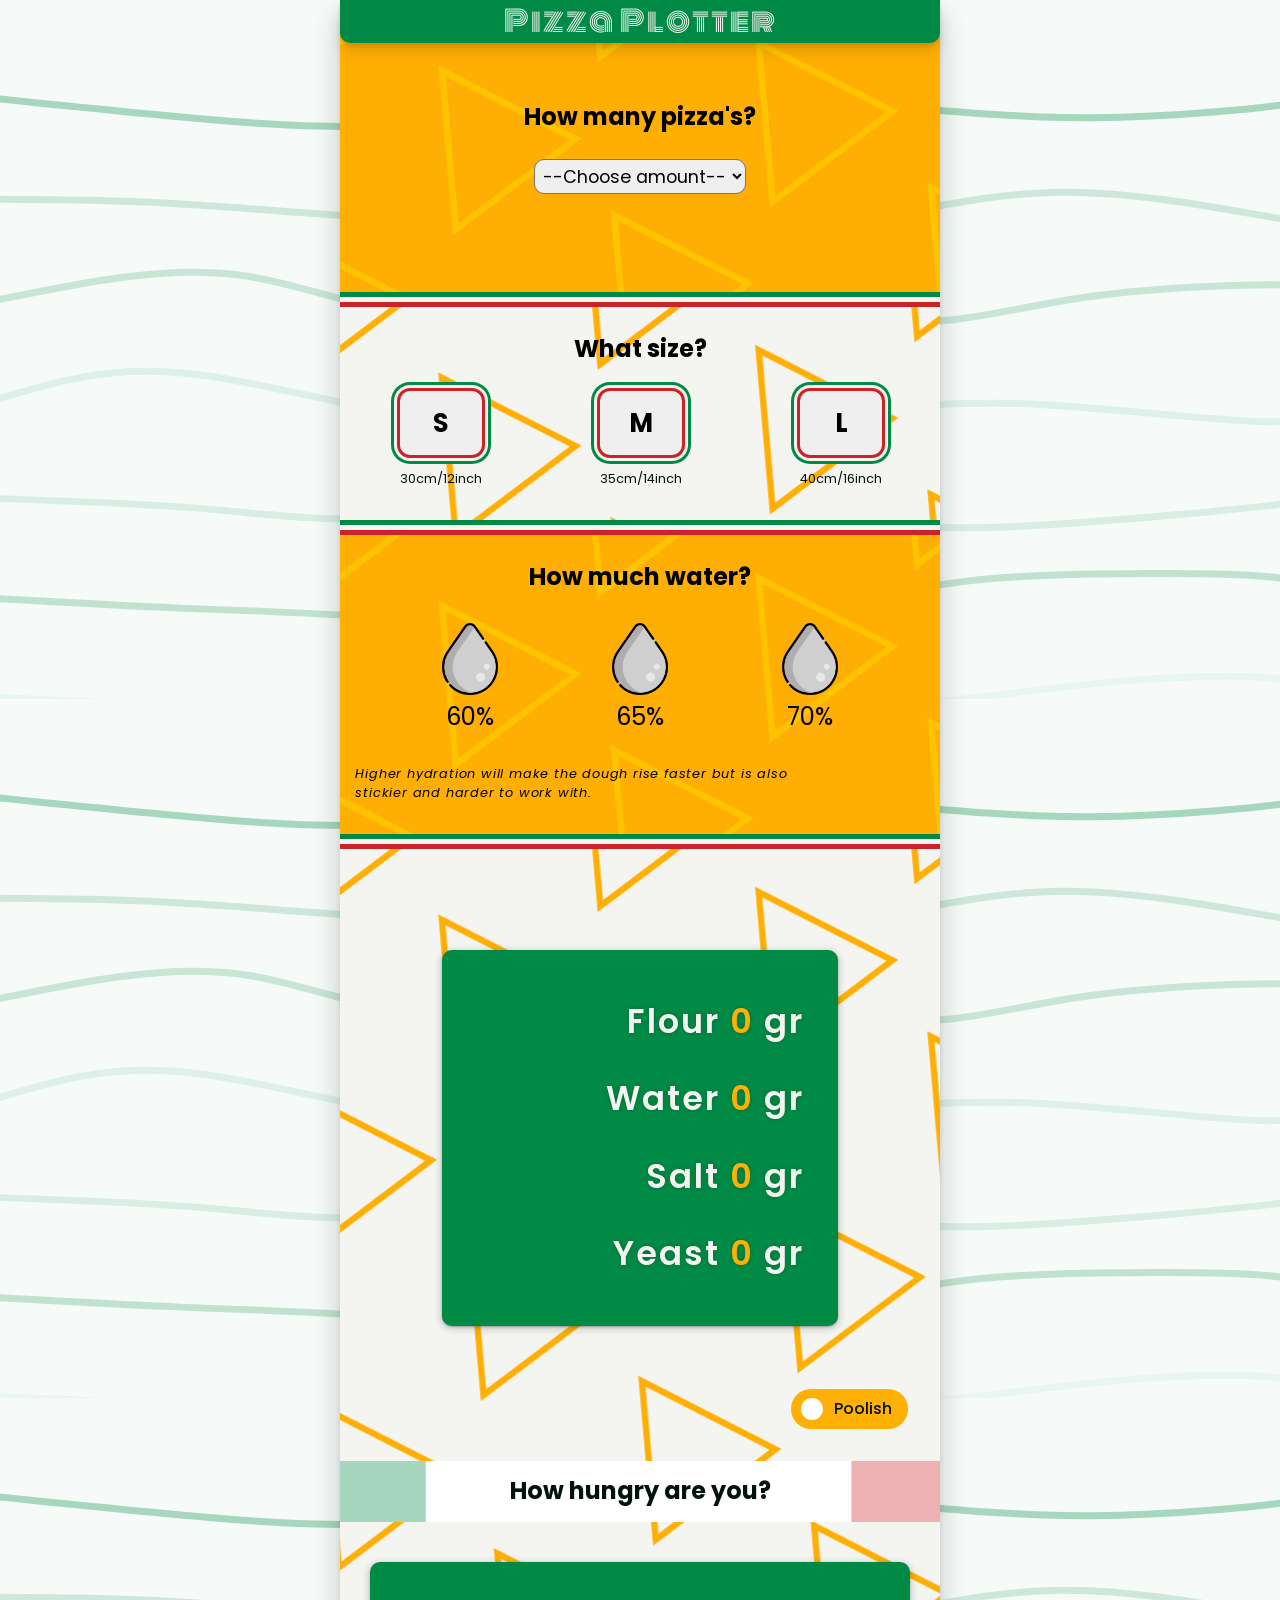
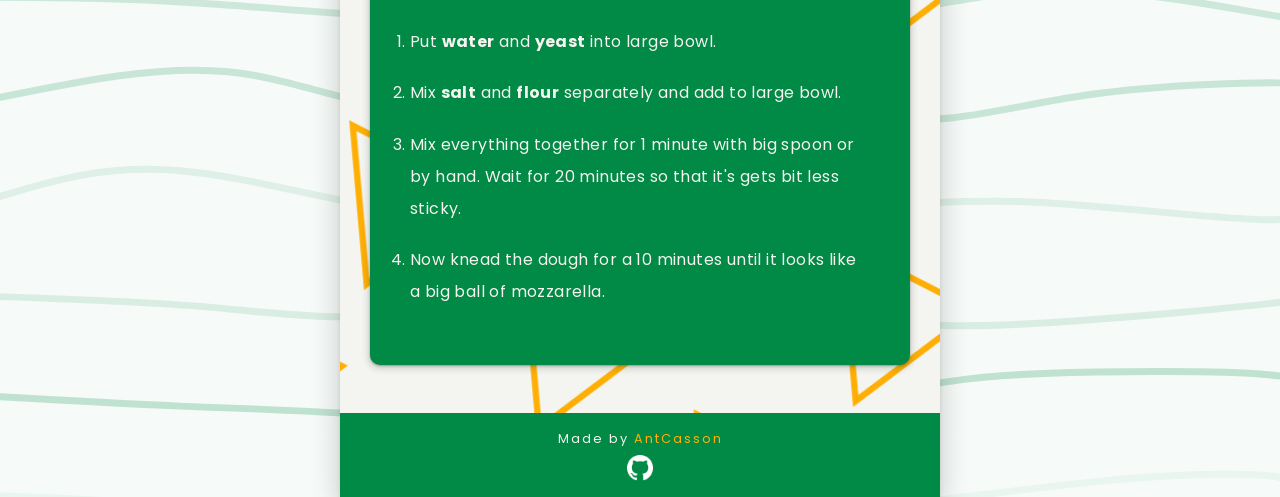
<file: index.html>
<!DOCTYPE html>
<html lang="en">

<head>
    <meta charset="UTF-8">
    <meta http-equiv="X-UA-Compatible" content="IE=edge">
    <meta name="viewport" content="width=device-width, initial-scale=1.0">
    <meta name="theme-color" content="#ffb005">
    <link rel="apple-touch-icon" sizes="180x180" href="./images/favicon/apple-touch-icon.png">
    <link rel="icon" type="image/png" sizes="32x32" href="./images/favicon/favicon-32x32.png">
    <link rel="icon" type="image/png" sizes="16x16" href="./images/favicon/favicon-16x16.png">
    <link rel="manifest" href="./images/favicon/site.webmanifest">
    <link rel="preconnect" href="https://fonts.googleapis.com">
    <link rel="preconnect" href="https://fonts.gstatic.com" crossorigin>
    <link href="https://fonts.googleapis.com/css2?family=Monoton&family=Poppins:wght@400;500;700&display=swap"
        rel="stylesheet">
    <link rel="stylesheet" href="style.css">
    <title>PizzaPlotter</title>
</head>

<body>
    <main class="main-wrapper">

        <header>
            <section class="section__hero">
                <h1 class="header__title-logo">Pizza Plotter</h1>
                <div class="hero-wrapper">
                    <p class="question">How many pizza's?</p>
                    <label for="pizza-select"></label>
                    <select name="pets" id="pizza-select" class="pizza-select">
                        <option value="">--Choose amount--</option>
                        <option value="1">1</option>
                        <option value="2">2</option>
                        <option value="3">3</option>
                        <option value="4">4</option>
                    </select>
                </div>
                <div id="pie-count-display" class="pie-amount"></div>
            </section>
        </header>

        <div class="flag">
            <div class="green"></div>
            <div class="white"></div>
            <div class="red"></div>
        </div>

        <section class="section__what-size">
            <p class="question">What size?</p>
            <div class="size-cards">
                <div class="size-card">
                    <button class="btn-size" id="pizza-s">S</button>
                    <p>30cm/12inch</p>
                </div>
                <div class="size-card">
                    <button class="btn-size" id="pizza-m">
                        M</button>
                    <p>35cm/14inch</p>
                </div>
                <div class="size-card">
                    <button class="btn-size" id="pizza-l">
                        L</button>
                    <p>40cm/16inch</p>
                </div>
            </div>
        </section>

        <div class="flag">
            <div class="green"></div>
            <div class="white"></div>
            <div class="red"></div>
        </div>

        <section class="section__hydration">
            <div class="section__hydration--wrapper">
                <p class="question">How much water?</p>
                <div class="water-icons">
                    <div class="water-icon">
                        <button id="water-60" class="water-drop"></button>
                        <p class="water-percentage">60%</p>
                    </div>
                    <div class="water-icon">
                        <button id="water-65" class="water-drop"></button>
                        <p class="water-percentage">65%</p>
                    </div>
                    <div class="water-icon">
                        <button id="water-70" class="water-drop"></button>
                        <p class="water-percentage">70%</p>
                    </div>
                </div>
            </div>
            <p class="hydration-info">Higher hydration will make the dough rise
                faster but is also stickier and harder to work with.
            </p>
        </section>

        <div class="flag">
            <div class="green"></div>
            <div class="white"></div>
            <div class="red"></div>
        </div>

        <section class="section__total">
            <div class="recipe-total" id="recipe">
                <p id="flour-p" class="flour">Flour
                    <span id="flour-weight">0</span> gr</p>
                <p id="water-p" class="water">Water
                    <span id="water-weight">0</span> gr</p>
                <p id="salt-p" class="salt">Salt
                    <span id="salt-weight">0</span> gr</p>
                <p id="yeast-p" class="yeast">Yeast
                    <span id="yeast-weight">0</span> gr</p>
            </div>

            <div class="poolish-div">
                <input type="checkbox" id="poolish" name="poolish" />
                <label class="poolish" for="poolish">Poolish</label>
            </div>

            <div class="recipe-title-div">
                <h2 class="recipe-title" id="recipe-title">
                    How hungry are you?
                </h2>
            </div>

            <ol id="dough-steps" class="dough-steps">
                <p class="poolish-recipe hide"></p>
                <li>Put <span>water</span> and <span id="yeast-or-poolish">yeast</span> into large bowl.</li>
                <li>Mix <span>salt</span> and <span>flour</span> separately and add to large bowl.</li>
                <li>Mix everything together for 1 minute with big spoon or by hand. Wait for 20 minutes so that it's
                    gets bit less sticky.
                </li>
                <li>Now knead the dough for a 10 minutes until it looks like a big ball of mozzarella.</li>
            </ol>

        </section>

        <footer>
            <p>
                Made by <span>AntCasson</span>
            </p>
            <a href="https://github.com/AntCasson"><img src="./images/GitHub.png" alt="github logo"> </a>
        </footer>
    </main>
</body>

<script type="text/javascript" src="./index.js"></script>

</html>
</file>
<file: style.css>
/* Box sizing rules */
*,
*::before,
*::after {
  box-sizing: border-box;
}

/* Remove default margin */
body,
h1,
h2,
h3,
h4,
p,
figure,
blockquote,
dl,
dd {
  margin: 0;
}

/* Remove list styles on ul, ol elements with a list role, which suggests default styling will be removed */
ul[role="list"],
ol[role="list"] {
  list-style: none;
}

/* Set core root defaults */
html:focus-within {
  scroll-behavior: smooth;
}

/* Set core body defaults */
body {
  min-height: 100vh;
  text-rendering: optimizeSpeed;
  line-height: 1.5;
}

/* A elements that don't have a class get default styles */
a:not([class]) {
  text-decoration-skip-ink: auto;
}

/* Make images easier to work with */
img,
picture {
  max-width: 100%;
  display: block;
}

/* Inherit fonts for inputs and buttons */
input,
button,
textarea,
select {
  font: inherit;
}

/* Remove all animations, transitions and smooth scroll for people that prefer not to see them */
@media (prefers-reduced-motion: reduce) {
  html:focus-within {
    scroll-behavior: auto;
  }

  *,
  *::before,
  *::after {
    animation-duration: 0.01ms !important;
    animation-iteration-count: 1 !important;
    transition-duration: 0.01ms !important;
    scroll-behavior: auto !important;
  }
}

:root {
  --light: #f4f5f0;
  --yellow: #ffb005;
  --green: hsla(150, 100%, 27%, 1);
  --red: hsla(357, 72%, 47%, 1);
  --dark: hsla(154, 89%, 4%, 1);
}

/*  MAIN SITE CSS*/

body {
  background-color: var(--light);
  background-image: linear-gradient(
      rgba(255, 255, 255, 0.651),
      rgba(255, 255, 255, 0.651)
    ),
    url("./images/bgpattern.svg");
  background-repeat: round;
  background-size: contain;
  font-family: "Poppins", sans-serif;
}

.main-wrapper {
  margin: 0 auto;
  max-width: 600px;
  box-shadow: rgba(0, 0, 0, 0.2) 0px 12px 28px 0px,
    rgba(0, 0, 0, 0.1) 0px 2px 4px 0px,
    rgba(255, 255, 255, 0.05) 0px 0px 0px 1px inset;
}

section .question {
  font-size: 1.5rem;
  font-weight: 700;
  text-align: center;
  padding: 1em;
}

/* NAV LOOKING BAR TOP OF PAGE */

header h1 {
  margin: 0 auto;
  background-color: var(--green);
  font-family: "Monoton", cursive;
  text-align: center;
  color: var(--light);
  font-size: 1.8rem;
  font-weight: 500;
  letter-spacing: 2px;
  border-radius: 0 0 10px 10px;
  box-shadow: rgba(0, 0, 0, 0.137) 0px 10px 15px -3px,
    rgba(0, 0, 0, 0.1) 0px 4px 4px -2px;
}

section {
  margin: 0 auto;
  padding-bottom: 2rem;
  background-color: #f4f5f0;
  background-image: url("data:image/svg+xml,%3Csvg xmlns='http://www.w3.org/2000/svg' xmlns:xlink='http://www.w3.org/1999/xlink' width='100%25' height='100%25'%3E%3Cdefs%3E%3Cpattern id='p' width='100' height='100' patternUnits='userSpaceOnUse' patternTransform='rotate(85) scale(3.18)'%3E%3Cpath id='a' data-color='fill' fill='none' stroke='%23FFAE03' stroke-width='2' d='M-25 20h50L0-20z'%3E%3C/path%3E%3Cuse xlink:href='%23a' x='100'%3E%3C/use%3E%3Cuse xlink:href='%23a' y='100'%3E%3C/use%3E%3Cuse xlink:href='%23a' x='100' y='100'%3E%3C/use%3E%3Cuse xlink:href='%23a' x='50' y='50'%3E%3C/use%3E%3Cuse xlink:href='%23a' x='50' y='150'%3E%3C/use%3E%3C/pattern%3E%3C/defs%3E%3Crect fill='url(%23p)' width='100%25' height='100%25'%3E%3C/rect%3E%3C/svg%3E");
  background-size: cover;
  background-position: center;
  background-repeat: no-repeat;
  background-color: var(--light);
}

/* HERO - AMOUNT SECTION */
section.section__hero {
  background-color: #ffae03;
  background-image: url("data:image/svg+xml,%3Csvg xmlns='http://www.w3.org/2000/svg' xmlns:xlink='http://www.w3.org/1999/xlink' width='100%25' height='100%25'%3E%3Cdefs%3E%3Cpattern id='p' width='100' height='100' patternUnits='userSpaceOnUse' patternTransform='rotate(85) scale(3.18)'%3E%3Cpath id='a' data-color='fill' fill='none' stroke='%23FFC400' stroke-width='2' d='M-25 20h50L0-20z'%3E%3C/path%3E%3Cuse xlink:href='%23a' x='100'%3E%3C/use%3E%3Cuse xlink:href='%23a' y='100'%3E%3C/use%3E%3Cuse xlink:href='%23a' x='100' y='100'%3E%3C/use%3E%3Cuse xlink:href='%23a' x='50' y='50'%3E%3C/use%3E%3Cuse xlink:href='%23a' x='50' y='150'%3E%3C/use%3E%3C/pattern%3E%3C/defs%3E%3Crect fill='url(%23p)' width='100%25' height='100%25'%3E%3C/rect%3E%3C/svg%3E");
  background-size: cover;
  background-position: center;
  background-repeat: no-repeat;
  object-fit: contain;
}

section .hero-wrapper {
  display: flex;
  flex-direction: column;
  margin: 0 auto;
  padding: 2em;
  padding-bottom: 1em;
  align-content: center;
  justify-content: center;
}

section .hero-wrapper .pizza-select {
  border-radius: 10px;
  text-align: center;
  font-size: 1.1rem;
  align-self: center;
  height: min-content;
  width: min-content;
  padding: 0.2em;
}

section.section__hero .pie-amount {
  margin: 0 auto;
  padding: 0;
  border-radius: 50%;
  text-align: center;
  font-size: 3em;
  height: 3.1rem;
  width: fit-content;
}

/* FLAG DIV */

div.flag {
  display: flex;
  flex-direction: column;
  margin: 0;
  padding: 0;
}

div.flag .green {
  height: 5px;
  background-color: var(--green);
}
div.flag .white {
  height: 5px;
  background-color: var(--light);
}
div.flag .red {
  height: 5px;
  background-color: var(--red);
}

/* WHAT SIZE SECTION */

section.section__what-size {
  display: flex;
  flex-direction: column;
  align-content: space-between;
  margin: 0 auto;
}

section.section__what-size .size-cards {
  display: flex;
  align-items: center;
  justify-content: space-around;
  color: var(--dark);
}

section.section__what-size .size-card {
  display: grid;
  max-width: 5rem;
}

section .size-card .btn-size {
  padding: 0.5em 0.4em;
  border-radius: 10px;
  border: none;
  font-size: 1.6rem;
  text-align: center;
  font-weight: 700;
  box-shadow: 0 0 0 3px var(--red), 0 0 0 6px var(--light),
    0 0 0 9px var(--green), rgba(60, 64, 67, 0.3) 0px 1px 2px 0px,
    rgba(60, 64, 67, 0.15) 0px 2px 6px 2px;
  transition: all 0.5s ease-in-out;
  cursor: pointer;
}

section .size-card .btn-size:hover,
section .size-card .btn-size:focus {
  background-image: url("./images/btn-flag.svg");
  box-shadow: none;
  transform: scale(1.1);
}

section.section__what-size .size-card p {
  margin-top: 0.3em;
  font-size: 0.8rem;
  padding-top: 0.8em;
  transition: all 0.3s ease-in-out;
}
section .size-card .btn-size:hover ~ p,
section .size-card .btn-size:focus ~ p {
  font-weight: 700;
  transform: scale(1.1);
}

/* HYDRATION SECTION */
section.section__hydration {
  background-color: #ffae03;
  background-image: url("data:image/svg+xml,%3Csvg xmlns='http://www.w3.org/2000/svg' xmlns:xlink='http://www.w3.org/1999/xlink' width='100%25' height='100%25'%3E%3Cdefs%3E%3Cpattern id='p' width='100' height='100' patternUnits='userSpaceOnUse' patternTransform='rotate(85) scale(3.18)'%3E%3Cpath id='a' data-color='fill' fill='none' stroke='%23FFC400' stroke-width='2' d='M-25 20h50L0-20z'%3E%3C/path%3E%3Cuse xlink:href='%23a' x='100'%3E%3C/use%3E%3Cuse xlink:href='%23a' y='100'%3E%3C/use%3E%3Cuse xlink:href='%23a' x='100' y='100'%3E%3C/use%3E%3Cuse xlink:href='%23a' x='50' y='50'%3E%3C/use%3E%3Cuse xlink:href='%23a' x='50' y='150'%3E%3C/use%3E%3C/pattern%3E%3C/defs%3E%3Crect fill='url(%23p)' width='100%25' height='100%25'%3E%3C/rect%3E%3C/svg%3E");
  background-size: cover;
  background-position: center;
  background-repeat: no-repeat;
  height: min-content;
}

div.section__hydration .question {
  padding-bottom: 0;
}

div.water-icon {
  display: flex;
  flex-direction: column;
  align-items: center;
  justify-content: center;
}

div.water-icons {
  display: flex;
  justify-content: space-evenly;
  font-size: 1.5rem;
  text-align: center;
}

div.water-icon button {
  background: transparent url("./images/water-drop.png") no-repeat center;
  background-size: 4.5rem;
  height: 5rem;
  width: 5rem;
  border: none;
  filter: grayscale(100%);
  cursor: pointer;
  transition: all 0.4s ease-out;
}

div.water-icon button:hover,
div.water-icon button:focus {
  filter: grayscale(0);
  transform: scale(1.1);
}

section.section__hydration .hydration-info {
  margin-top: 1.8rem;
  margin-bottom: 0;
  padding-left: 1.2em;
  width: 75%;
  font-style: italic;
  font-size: 0.8em;
  letter-spacing: 0.8px;
}

/* TOTAL RECIPE SECTION*/
section.section__total {
  display: grid;
}

.section__total .recipe-total {
  margin: 3em auto 1em auto;
  width: 66%;
  font-size: 1.6em;
  text-align: right;
  background-color: var(--green);
  border-radius: 10px;
  text-shadow: 0px 0px 5px rgba(0, 0, 0, 0.2);
  padding: 1.5em min(5em, 2em);
  box-shadow: rgba(60, 64, 67, 0.4) 0px 1px 2px 0px,
    rgba(60, 64, 67, 0.2) 0px 2px 6px 2px;
}

.section__total .recipe-total p {
  padding-block: 0.4em;
  color: var(--light);
  font-weight: 600;
  letter-spacing: 2px;
}

.section__total .recipe-total p span {
  color: var(--yellow);
}

section.section__total .recipe-title-div {
  background-image: linear-gradient(
      rgba(255, 255, 255, 0.651),
      rgba(255, 255, 255, 0.651)
    ),
    url("./images/btn-flag.svg");
  background-size: 100vw 100vh;
  background-repeat: no-repeat;
  background-position: center;
  padding: 0.8em;
  max-width: 100%;
  min-height: 100%;
  text-align: center;
  color: var(--dark);
}

.dough-steps {
  margin-top: 2.5em;
  margin-inline: auto;
  padding: 3em 2.5em;
  width: max(90%, 75%);
  background-color: var(--green);
  border-radius: 10px;
  font-weight: 400;
  letter-spacing: 0.4px;
  text-shadow: 0px 0px 1px rgba(0, 0, 0, 0.1);
  color: var(--light);
  line-height: 2;
  box-shadow: rgba(60, 64, 67, 0.4) 0px 1px 2px 0px,
    rgba(60, 64, 67, 0.2) 0px 2px 6px 2px;
}

.dough-steps li:nth-of-type(1) {
  padding-top: 1em;
}

.dough-steps li {
  padding-block: 0.6em;
}

.dough-steps span {
  font-weight: 700;
}

footer {
  display: grid;
  place-items: center;
  padding-block: 1rem;
  background-color: var(--green);
  color: var(--light);
  text-align: center;
  font-size: 0.8rem;
}

footer p {
  letter-spacing: 2px;
}

footer span {
  color: var(--yellow);
}

footer img {
  padding-top: 0.4rem;
  height: 2rem;
}

.poolish-div {
  margin-top: 1.8rem;
  margin-right: 2rem;
  margin-left: auto;
  padding: 0.5rem;
  padding-right: 1rem;
  text-align: center;
  font-weight: 500;
  width: fit-content;
  border-radius: 50vh;
  margin-bottom: 2rem;
  background-color: var(--yellow);
  color: var(--dark);
}

/* checkbox styling poolish */
input[type="checkbox"]:not(:checked),
input[type="checkbox"]:checked {
  position: absolute;
  left: 0;
  opacity: 0;
}

input[type="checkbox"]:not(:checked) + label,
input[type="checkbox"]:checked + label {
  position: relative;
  padding-left: 2.2rem;
  cursor: pointer;
}

/* checkbox aspect */
input[type="checkbox"]:not(:checked) + label::before,
input[type="checkbox"]:checked + label::before {
  content: "";
  position: absolute;
  left: 2px;
  top: 1px;
  width: 1.4rem;
  height: 1.4rem;
  background: #fff;
  border-radius: 50%;
  box-shadow: unset 0 1px 3px rgba(0, 0, 0, 0.2), 0 0 0 rgba(0, 0, 0, 0.2);
  transition: all 0.275s;
}

input[type="checkbox"]:not(:checked) + label::after,
input[type="checkbox"]:checked + label::after {
  content: "";
  position: absolute;
  top: 1px;
  left: 2px;
  background-color: var(--green);
  width: 1.4rem;
  height: 1.4rem;
  border-radius: 50%;
  color: var(--dark);
  transition: all 0.3s;
}

/* checked mark aspect changes */

input[type="checkbox"]:not(:checked) + label::after {
  opacity: 0;
  transform: scale(2) rotate(190deg);
}

input[type="checkbox"]:checked + label::after {
  opacity: 1;
  background-image: url("./images/btn-flag.svg");
  transform: scale(1) rotate(0);
}

input[type="checkbox"]:checked + label {
  color: var(--dark);
}

/* utility classes */
.text-yellow {
  color: var(--yellow);
}
.text-white {
  color: var(--light);
}
.hide {
  display: none;
}

@media (min-width: 28rem) {
  .section__total .recipe-total {
    padding: 1em;
    font-size: 2.1rem;
  }
}
</file>
